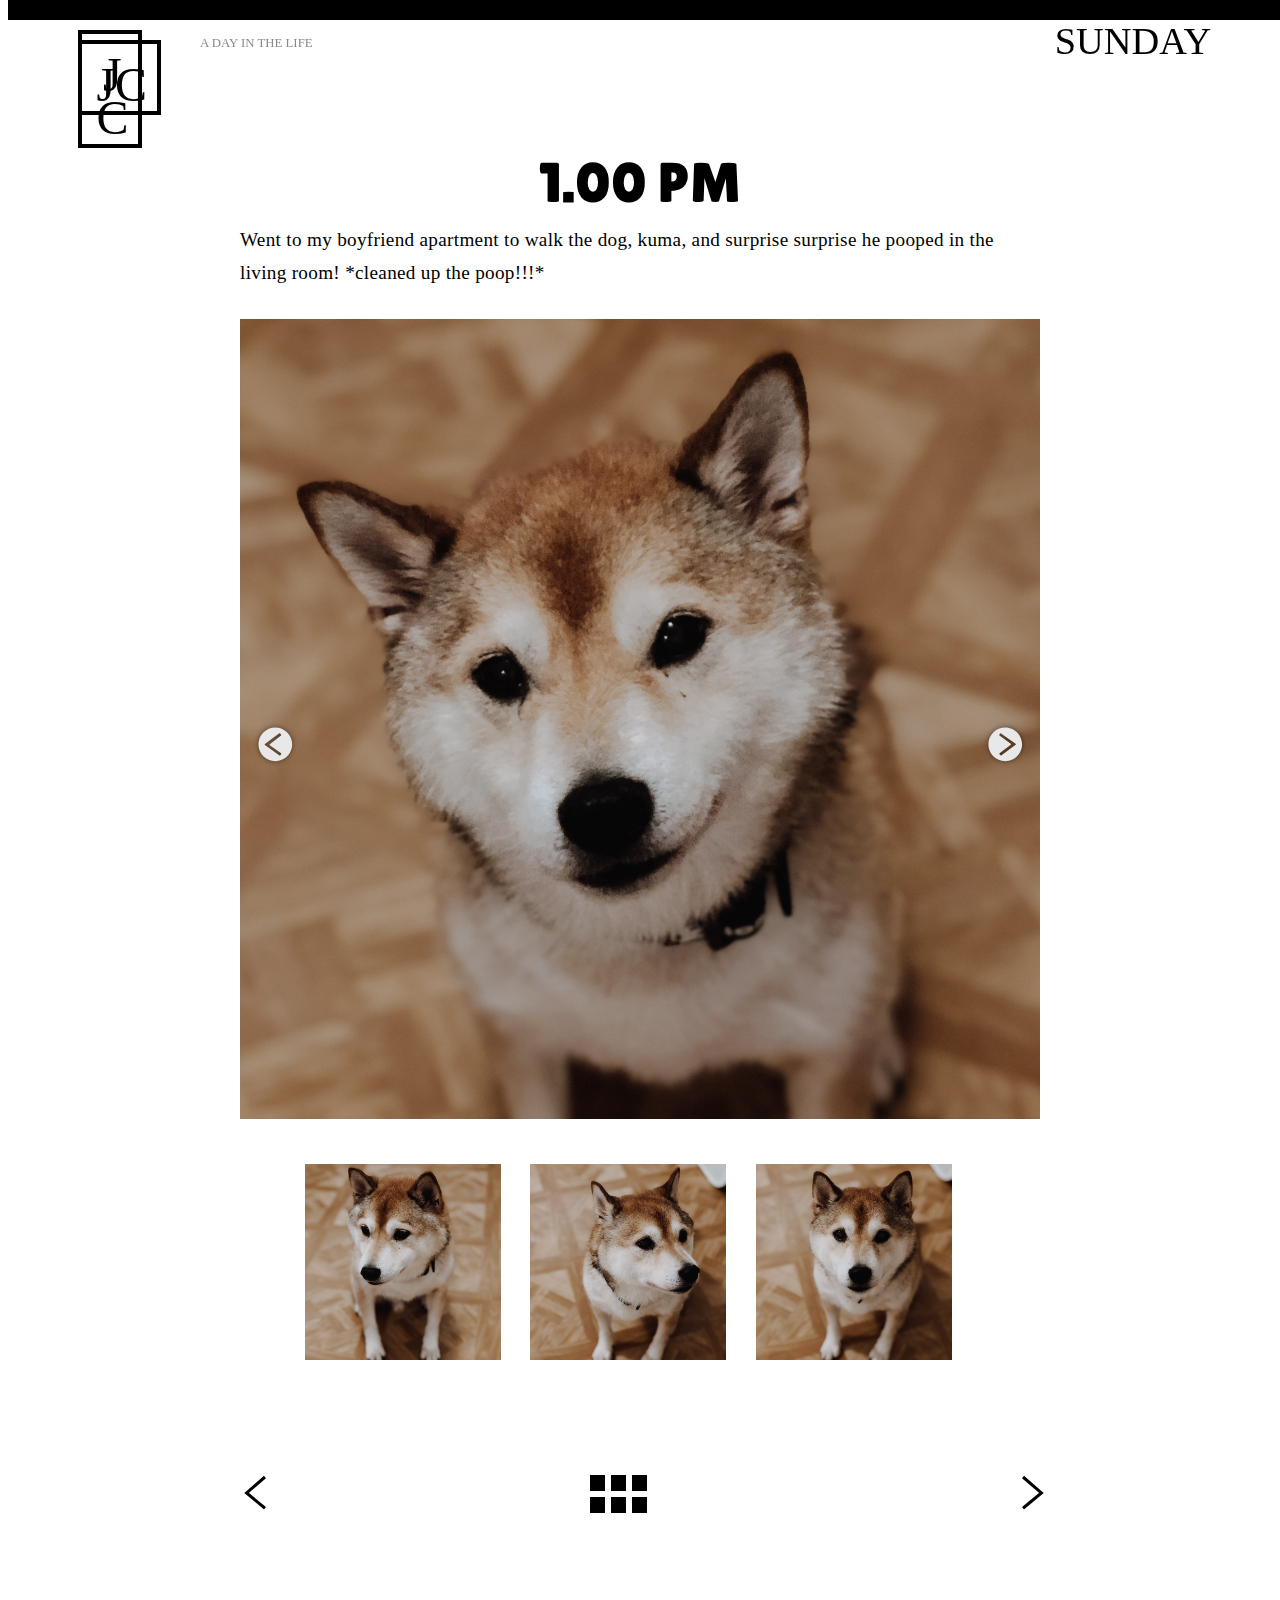
<file: 100pm.html>
<html>

<head>
  <title>1.00PM</title>

  <link rel="stylesheet" type="text/css" href="css/hours.css" />
  <link href="https://fonts.googleapis.com/css?family=Londrina+Outline" rel="stylesheet">
  <link href="https://fonts.googleapis.com/css?family=Lilita+One" rel="stylesheet">

</head>

<style>

</style>

<body>
  <div class="header-group">
    <div class="header">
      <div class="title"> SUNDAY </div>
      <div class="project-name"> A DAY IN THE LIFE </div>
      <div class="logo-wrapper">
        <span class="logo horizontal-logo">
          JC
        </span>
        <span class="logo vertical-logo">
          J <br> C
        </span>
      </div>
    </div>
  </div>

  <div class="title-hours">1.00 PM</div>
  <div class="caption">Went to my boyfriend apartment to walk the dog, kuma, and surprise surprise he pooped in the living room! *cleaned up the poop!!!* </div>

  <div class="main-image">
    <div class="arrow leftarrow">
      <!-- Generator: Adobe Illustrator 22.1.0, SVG Export Plug-In  -->
  <svg version="1.1"
  	 xmlns="http://www.w3.org/2000/svg" xmlns:xlink="http://www.w3.org/1999/xlink" xmlns:a="http://ns.adobe.com/AdobeSVGViewerExtensions/3.0/"
  	 x="0px" y="0px" width="50.7px" height="50.7px" viewBox="0 0 90.7 90.7" style="enable-background:new 0 0 90.7 90.7;"
  	 xml:space="preserve">
  <style type="text/css">
  	.st0{fill:#E8E8E8;}
  </style>
  <defs>
  </defs>
  <g>

  		<image style="overflow:visible;opacity:0.5;" width="378" height="378" xlink:href="[data-uri]" transform="matrix(0.24 0 0 0.24 0 0)">
  	</image>
  	<g>
  		<path class="st0" d="M45.3,75.6c16.7,0,30.2-13.5,30.2-30.2c0-16.7-13.5-30.2-30.2-30.2S15.1,28.7,15.1,45.4
  			C15.1,62.1,28.6,75.6,45.3,75.6z M53.9,25.9l1.8,2.1c0.4,0.5,0.3,1.2-0.2,1.5L35.4,45c-0.7,0.4-0.6,1.4,0,1.8l20.2,14.7
  			c0.6,0.3,0.7,1.1,0.2,1.6l-1.7,1.9c-0.3,0.4-0.9,0.4-1.3,0.2L26.7,46.5c-0.7-0.4-0.7-1.3,0-1.7l25.8-19.1
  			C53,25.4,53.5,25.5,53.9,25.9z"/>
  	</g>
  </g>
  </svg>
   
    </div>

    <div class="arrow rightarrow">
        <!-- Generator: Adobe Illustrator 22.1.0, SVG Export Plug-In  -->
        <svg version="1.1" xmlns="http://www.w3.org/2000/svg" xmlns:xlink="http://www.w3.org/1999/xlink" xmlns:a="http://ns.adobe.com/AdobeSVGViewerExtensions/3.0/" x="0px" y="0px" width="50.5px" height="50.7px" viewBox="0 0 90.5 90.7" style="enable-background:new 0 0 90.5 90.7;"
          xml:space="preserve">
          <style type="text/css">
            .st0 {
              fill: #E8E8E8;
            }
          </style>
          <defs>
          </defs>
          <g>

            <image style="overflow:visible;opacity:0.5;" width="377" height="378" xlink:href="[data-uri]"
              transform="matrix(0.24 0 0 0.24 0 0)">
            </image>
            <g>
              <path class="st0" d="M45.2,15.2C28.5,15.2,15,28.7,15,45.4c0,16.7,13.5,30.2,30.2,30.2s30.2-13.5,30.2-30.2
  			C75.4,28.7,61.9,15.2,45.2,15.2z M36.7,65l-1.8-2.1c-0.4-0.5-0.3-1.2,0.2-1.5l20-15.5c0.7-0.4,0.6-1.4,0-1.8L34.9,29.4
  			c-0.6-0.3-0.7-1.1-0.2-1.6l1.7-1.9c0.3-0.4,0.9-0.4,1.3-0.2l26.1,18.6c0.7,0.4,0.7,1.3,0,1.7L38,65.2C37.5,65.4,37,65.3,36.7,65z" />
            </g>
          </g>
        </svg>
         
         
    </div>
    <img src="images/1.00pm.jpg" alt="images/1.00pm.jpg">
  </div>

  <div class="grid-wrapper">
    <div class="grid-image">
      <img src="images/1.00pm(a).jpg" alt="images/1.00pm(a).jpg">
      <div class="grid-image-content">
      </div>
    </div>

    <div class="grid-image">
      <img src="images/1.00pm(b).jpg" alt="images/1.00pm(b).jpg">
      <div class="grid-image-content">
      </div>
    </div>

    <div class="grid-image">
      <img src="images/1.00pm(c).jpg" alt="images/1.00pm(c).jpg">
      <div class="grid-image-content">
      </div>
    </div>
  </div>

  <div class="footer">
    <a href="index.html" class="home-icon">
      <svg width="57px" height="38px" viewBox="0 0 57 38" <g id="Welcome" stroke="none" stroke-width="1" fill="none" fill-rule="evenodd">
        <g id="Desktop-HD-Copy" transform="translate(-684.000000, -1317.000000)" fill="#000000" fill-rule="nonzero">
          <g id="Group" transform="translate(684.000000, 1317.000000)">
            <rect id="Rectangle" x="0" y="0" width="15" height="16"></rect>
            <rect id="Rectangle-Copy-3" x="0" y="22" width="15" height="16"></rect>
            <rect id="Rectangle-Copy" x="21" y="0" width="15" height="16"></rect>
            <rect id="Rectangle-Copy-4" x="21" y="22" width="15" height="16"></rect>
            <rect id="Rectangle-Copy-2" x="42" y="0" width="15" height="16"></rect>
            <rect id="Rectangle-Copy-5" x="42" y="22" width="15" height="16"></rect>
          </g>
        </g>
        </g>
      </svg>
    </a>

    <a href="200pm.html" class="right-arrow">
      <svg width="22px" height="35px" viewBox="0 0 22 35" <g id="Welcome" stroke="none" stroke-width="1" fill="none" fill-rule="evenodd">
        <g id="Desktop-HD-Copy" transform="translate(-1027.000000, -1315.000000)" fill-rule="nonzero" stroke="#000000" stroke-width="3">
          <polyline id="Path" points="1028 1317 1046.40087 1332.9495 1028 1348.22174"></polyline>
        </g>
        </g>
      </svg>
    </a>

    <a href="1200pm.html" class="left-arrow">
      <svg width="22px" height="35px" viewBox="0 0 22 35" version="1.1" xmlns="http://www.w3.org/2000/svg" xmlns:xlink="http://www.w3.org/1999/xlink">
        <g id="Welcome" stroke="none" stroke-width="1" fill="none" fill-rule="evenodd">
          <g id="Desktop-HD-Copy" transform="translate(-376.000000, -1315.000000)" fill-rule="nonzero" stroke="#000000" stroke-width="3">
            <polyline id="Path-Copy" transform="translate(387.799564, 1332.610868) scale(-1, 1) translate(-387.799564, -1332.610868) " points="378.599127 1317 397 1332.9495 378.599127 1348.22174"></polyline>
          </g>
        </g>
      </svg>
    </a>


  </div>

  <script src="https://ajax.googleapis.com/ajax/libs/jquery/3.3.1/jquery.min.js"></script>
  <script>
    jQuery(document).ready(function() {
      jQuery(".logo-wrapper").click(function() {
        jQuery(".logo").toggleClass("active");
      });
    });
  </script>


</body>

</html>
</file>
<file: css/hours.css>
.title-hours {
  /* font-family: 'Londrina Outline',cursive; */
  font-family: 'Lilita One', cursive;
  font-size: 3.5em;
  text-align:center;
  color: black;
  position: relative;
  max-width: 800px;
  margin: 150px auto 10px auto;

}

.caption {
  font-family: Avenir-Light;
  font-size: 1.2em;
  color: black;
  letter-spacing: 0.3px;
  line-height: 1.7em;
  position: relative;
  max-width: 800px;
  margin: 10px auto 20px auto;
}

.main-image {
  max-width: 800px;
  position: relative;
  margin:30px auto 20px auto;
}

.main-image img {
  width:100%;
  height:auto;
}

.arrow {
  position: absolute;
  top: 50%;
  font-size: 80px;
}

.leftarrow {
  left: 10px;
}

.rightarrow {
  right: 10px;
}

.grid-wrapper {
  display: flex;
  flex-wrap:wrap;
  max-width: 700px;
  margin: 30px auto 100px auto;

}

.grid-image {
  width:28%;
  position: relative;
  margin:2.11%;
}

/*image*/
.grid-image img {
  width:100%;
  height:auto;
}

.footer {
  display: flex;
  justify-content: center;
  max-width:800px;
  margin: 30px auto 100px auto;
  /* outline: 1px red solid; */
}

.right-arrow {
  position:relative;
  left: 375px;
}

.left-arrow {
  position:relative;
  right: 425px;
}

.header-group {
  background-color:white;
  position:fixed;
  top:0;
  width:100%;
  height:100px;
  z-index: 1;
}

.header {
  width: 100%;
  height:20px;
  background-color:black;
  position:fixed;
  top:0;
  z-index: 1;
}

.title {
  color: black;
  font-family: Avenir-Black;
  font-size: 3vw;
  position: absolute;
  top:0.5em;
  right: 2em;

}

.project-name {
  color: #8a8a8a;
  font-family: Avenir-Book;
  font-size: 1vw;
  position: absolute;
  top: 2.8em;
  left: 15em;
}

.logo-wrapper {
  position:relative;

}

.logo {
  font-family: NeuzeitGro-Bol;
  font-size: 48px;
  border:.1em solid black;
  display:inline-block;
  line-height:.9;
  text-align:center;
  position:absolute;
  padding-top: .4em;
  padding-left:.3em;
  padding-right:.2em;
  padding-bottom:.1em;
  animation-name:flip;
  animation-duration:3s;
  animation-iteration-count: infinite;
  backface-visibility: hidden;
  animation-direction:alternate;
}

.logo.active{
  background:black;
  color:white;
}

.vertical-logo {
  animation-name: flip;
  left:70px;
  top:30px;
}

.horizontal-logo {
  animation-name: flip2;
  left:70px;
  top:40px;
}

@keyframes flip {
  0% {
    transform:rotateY(0deg);
  }

  100% {
    transform:rotateY(180deg);
  }
}

@keyframes flip2 {
  0% {
    transform:rotateY(180deg);
  }

  100% {
    transform:rotateY(0deg);
  }
}
}
</file>
